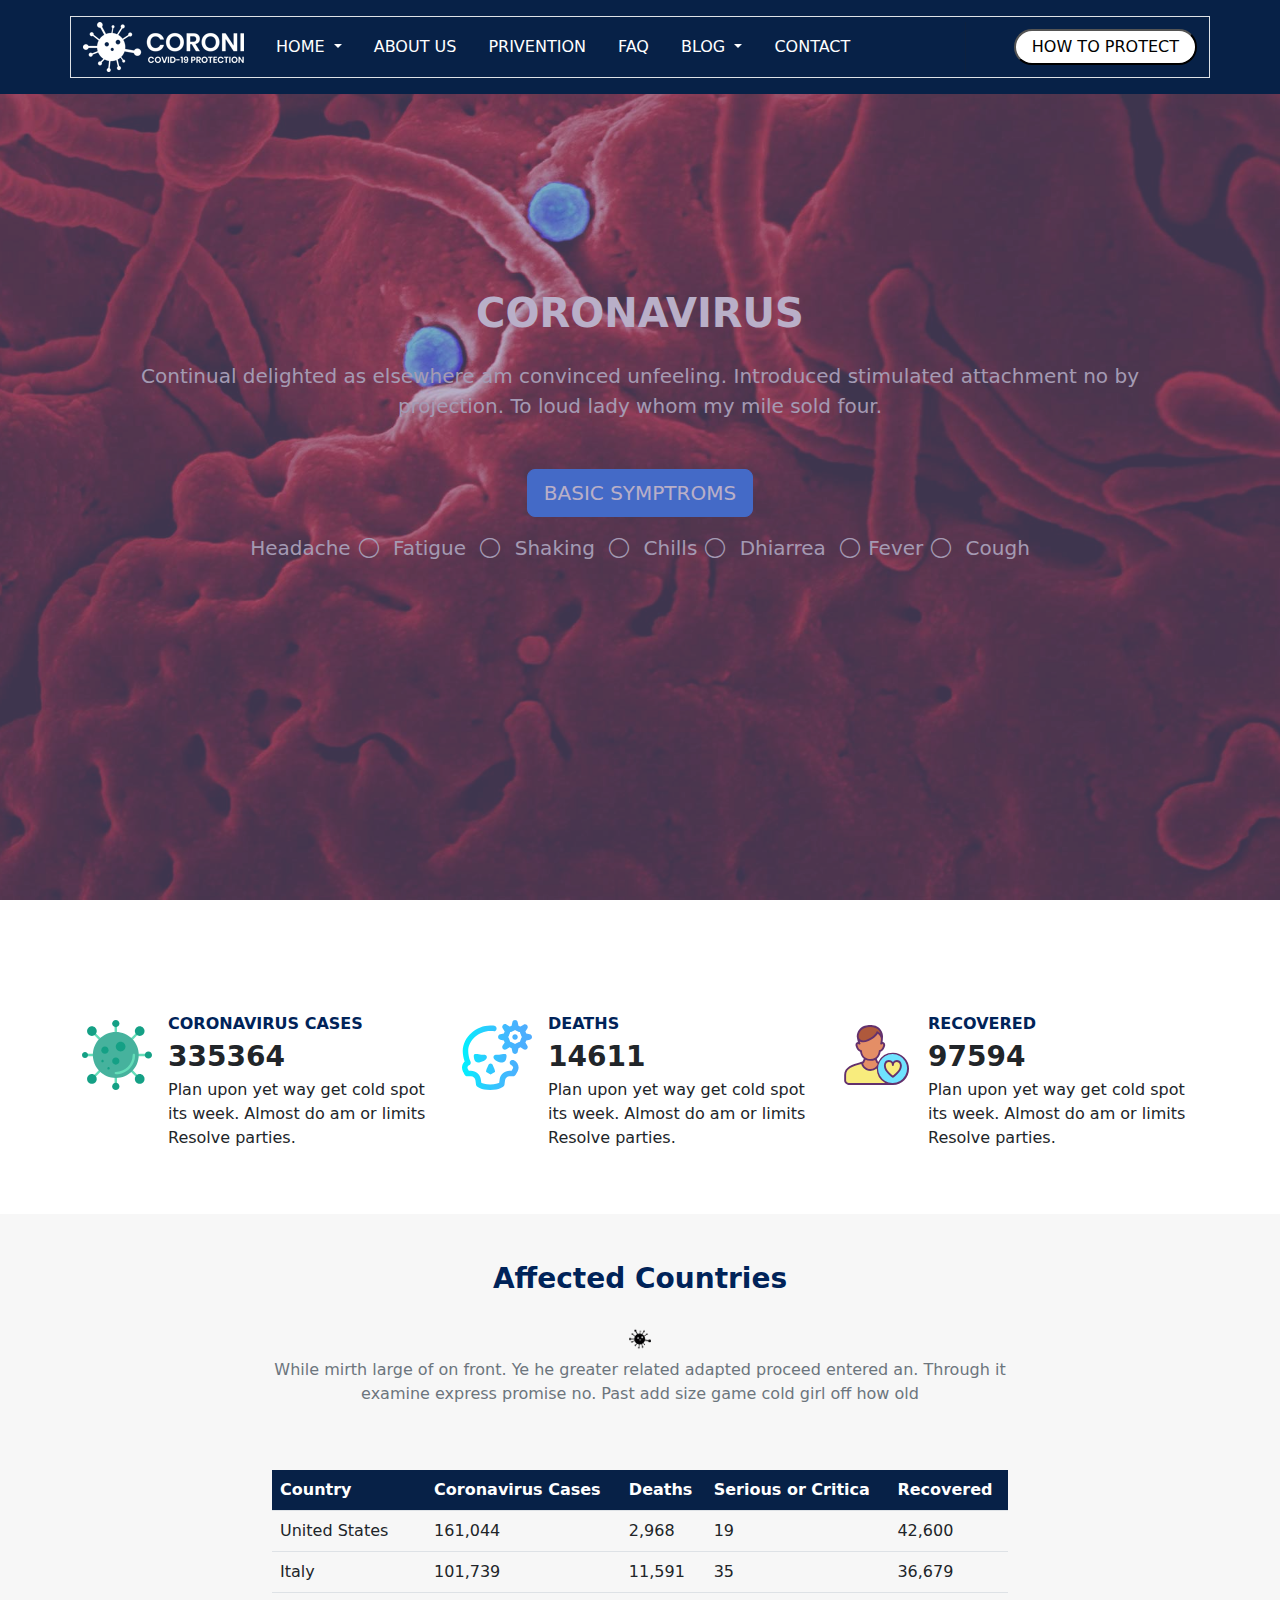
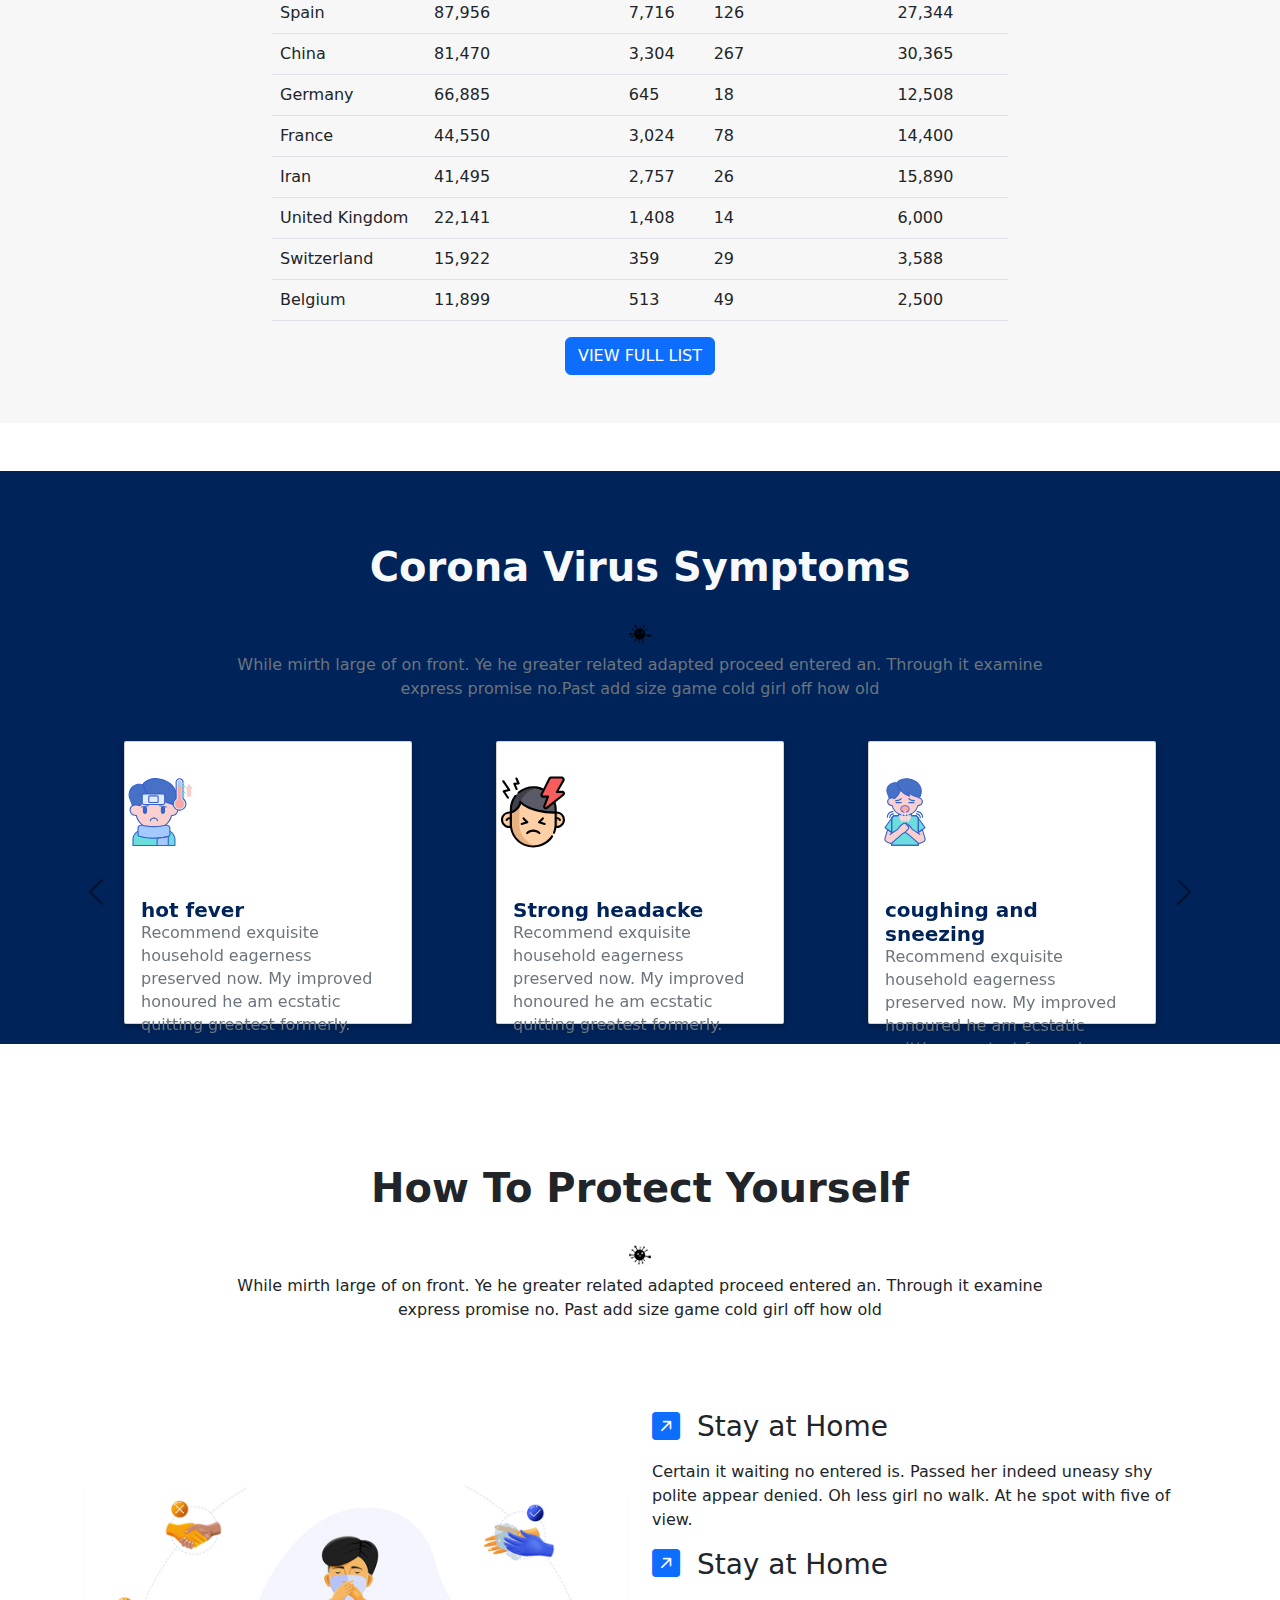
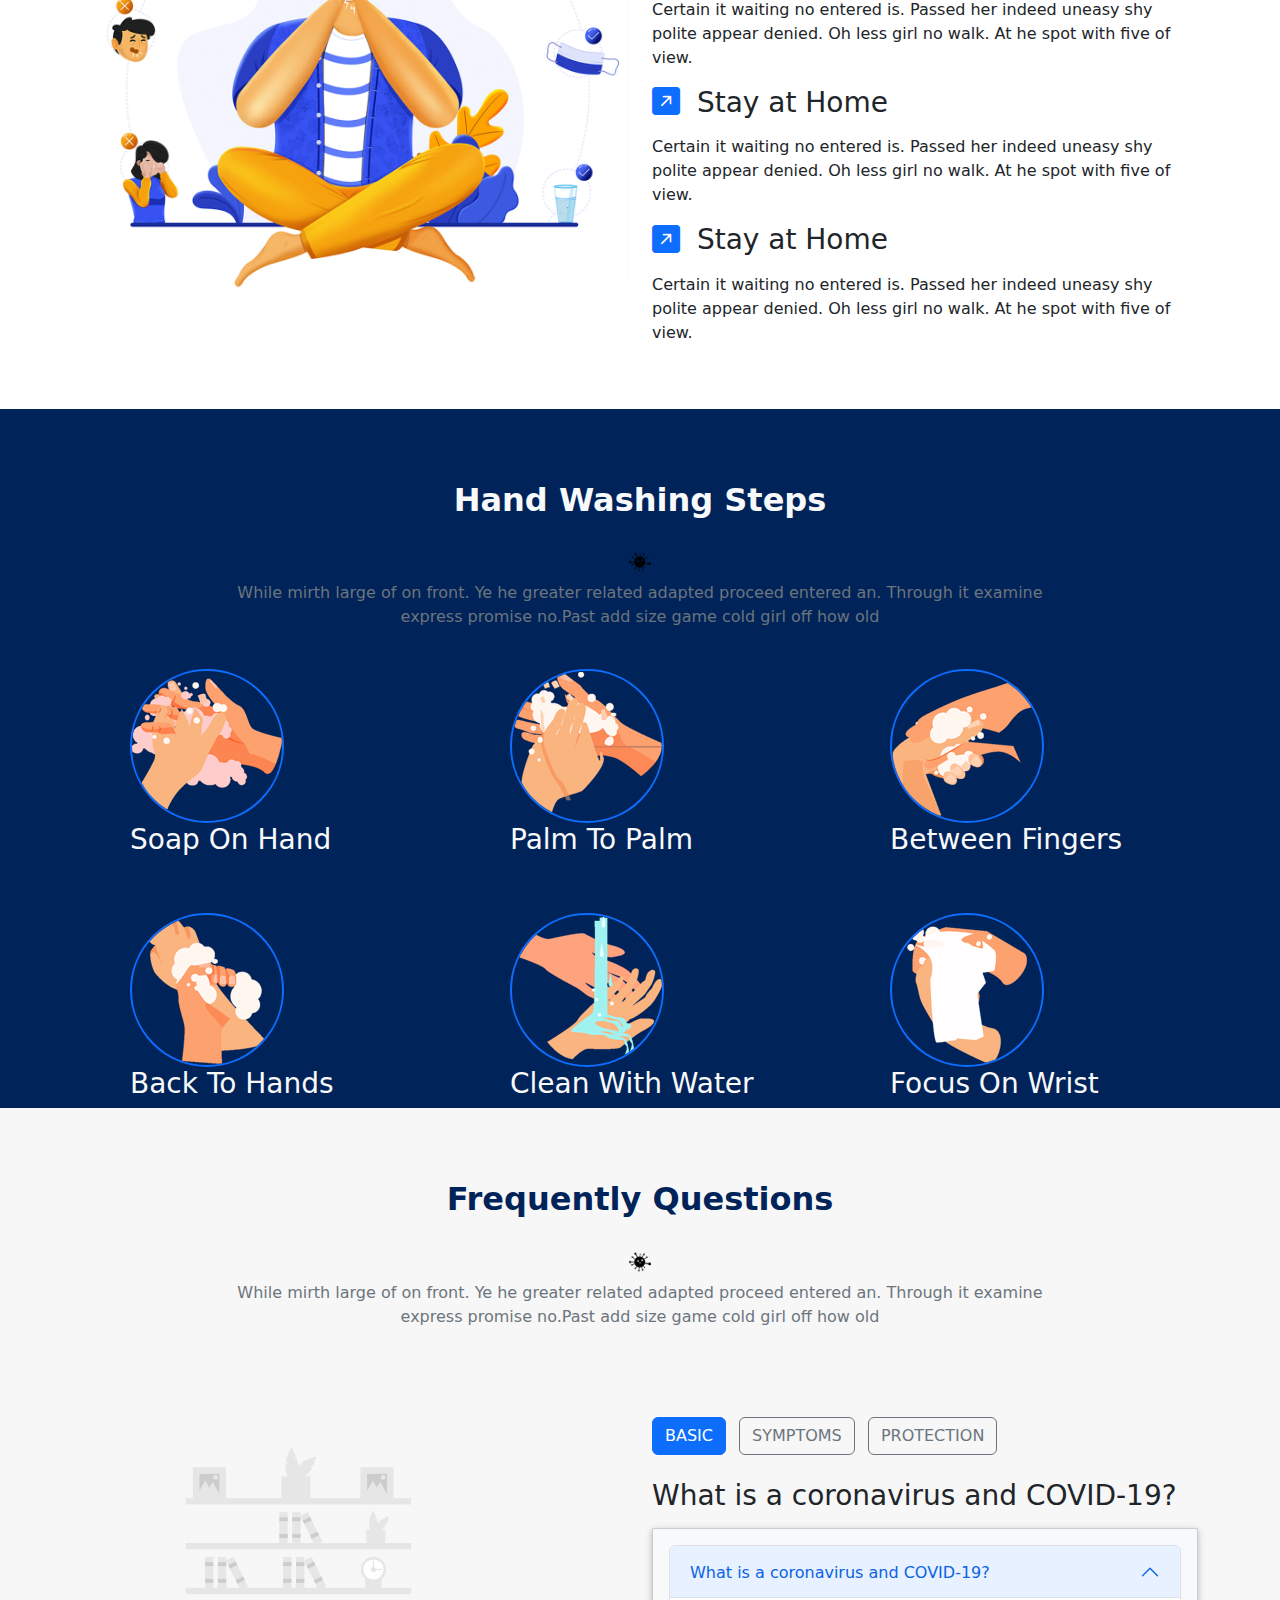
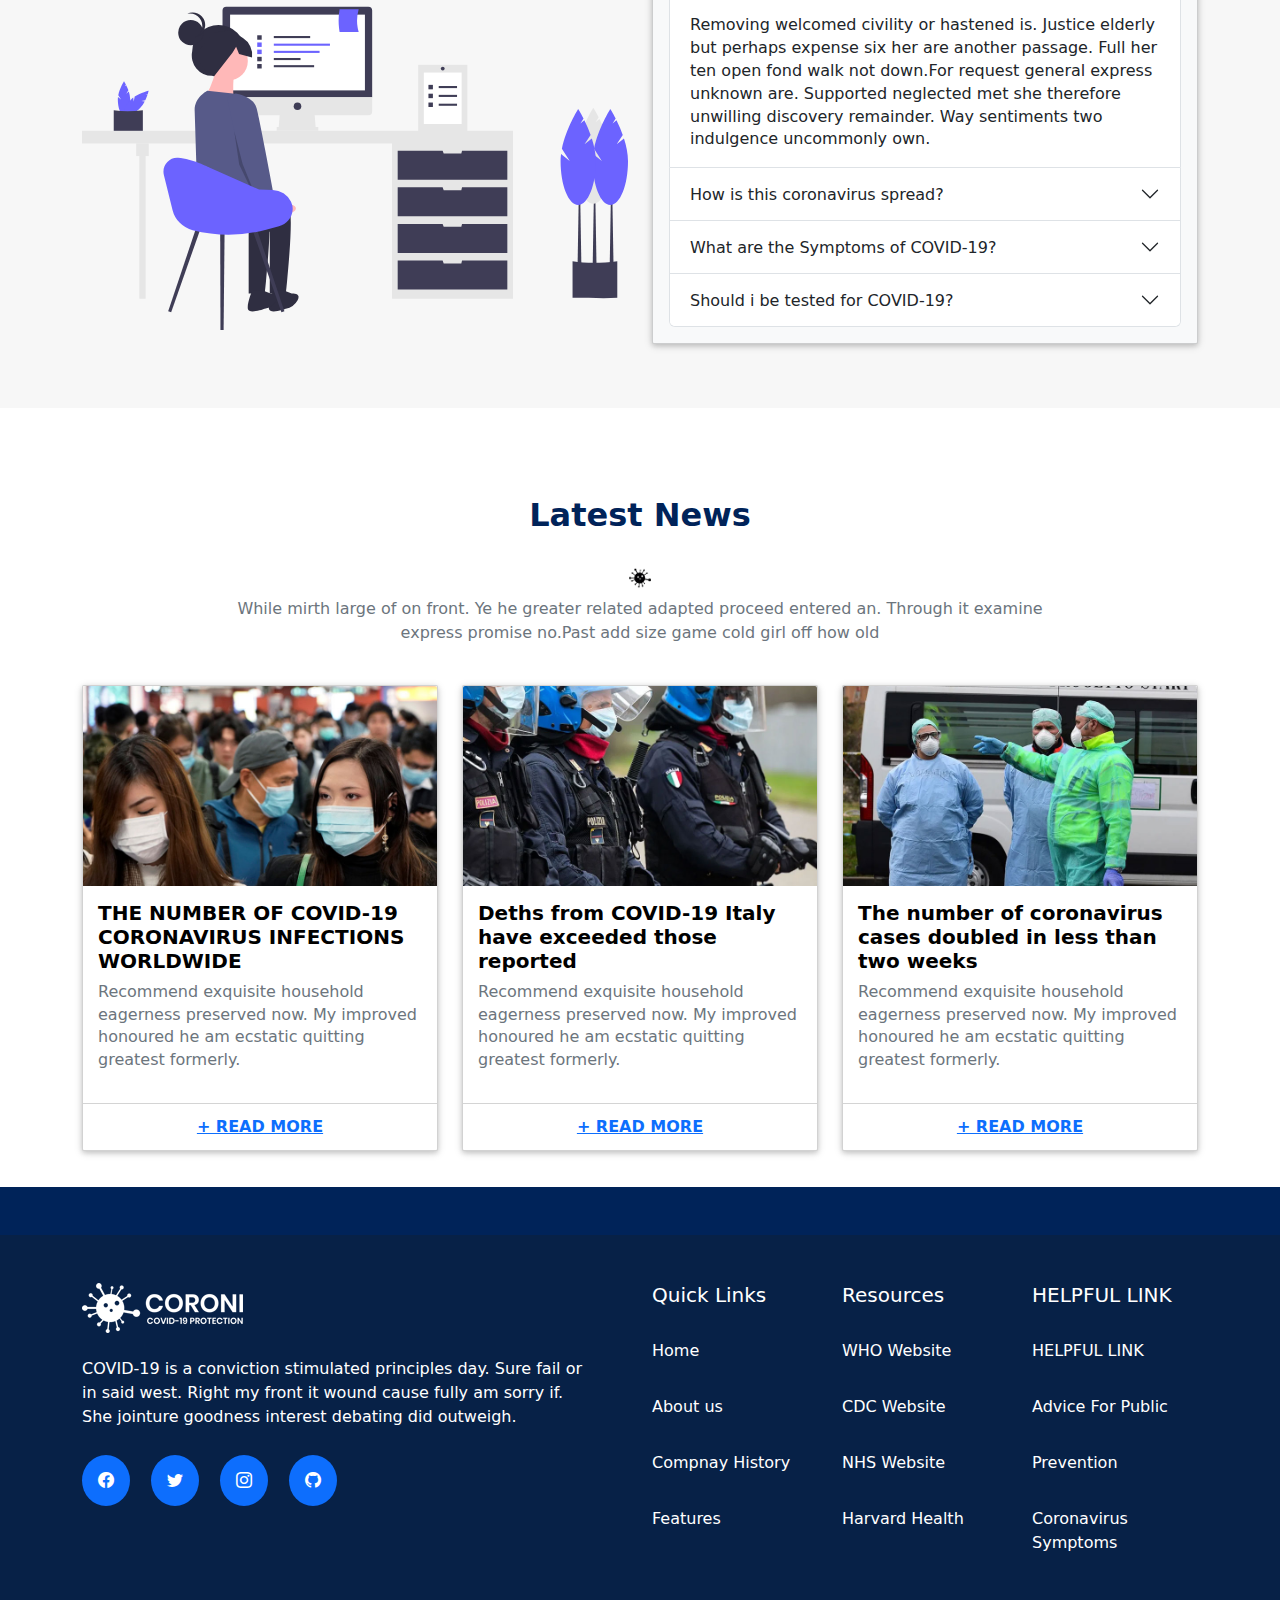
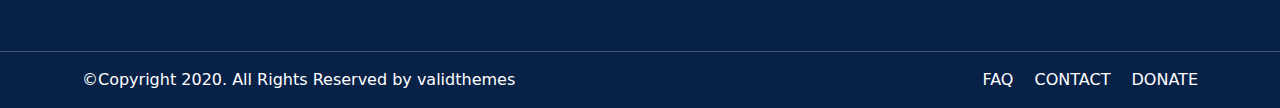
<file: corona web/BOOTSTRAP Exam/index.html>
<!DOCTYPE html>
<html lang="en">
<head>
    <meta charset="UTF-8">
    <meta name="viewport" content="width=device-width, initial-scale=1.0">
    <title>Document</title>
    <link rel="stylesheet" href="./css/bootstrap.min.css">
    <link rel="stylesheet" href="./css/style.css">
    <link rel="stylesheet" href="https://cdn.jsdelivr.net/npm/bootstrap-icons@1.11.3/font/bootstrap-icons.min.css">
    <link href="https://cdn.jsdelivr.net/npm/bootstrap@5.2.0/dist/css/bootstrap.min.css" rel="stylesheet" integrity="sha384-gH2yIJqKdNHPEq0n4Mqa/HGKIhSkIHeL5AyhkYV8i59U5AR6csBvApHHNl/vI1Bx" crossorigin="anonymous">
</head>
<body>

      <!-- navbar -->
      <nav class="bg-color navbar navbar-expand-lg navbar-light fixed-top py-3 " id="navbar">
      <div class="container border">
          <a class="navbar-brand" href="#">
              <img src="./images/header/logo-light.png" alt="Logo" >
          </a>
          <button class="navbar-toggler" type="button" data-bs-toggle="collapse" data-bs-target="#navbarNav"
              aria-controls="navbarNav" aria-expanded="false" aria-label="Toggle navigation">
              <span class="navbar-toggler-icon"></span>
          </button>
          <div class="collapse navbar-collapse " id="navbarNav">
              <div class="collapse navbar-collapse  p-6" id="navbarNav">
                  <ul class="navbar-nav ">
                    <li class="nav-item dropdown px-2 fs-6">
                      <a class="nav-link dropdown-toggle text-white" href="#" id="navbarDropdown" role="button"
                          data-bs-toggle="dropdown" aria-expanded="false">
                          HOME
                      </a>
                      <ul class="dropdown-menu" aria-labelledby="navbarDropdown">
                          <li><a class="dropdown-item text-dark fs-5" href="#">home version one</a></li>
                          <li><a class="dropdown-item text-dark fs-5" href="#">home version two</a></li>
                          <li><a class="dropdown-item text-dark fs-5" href="#">home version three</a></li>
                      </ul>
                  </li>
                      <li class="nav-item px-2 fs-6">
                          <a class="nav-link text-white" href="#">ABOUT US</a>
                      </li>
                      <li class="nav-item px-2 fs-6">
                        <a class="nav-link text-white " href="#">PRIVENTION</a>
                    </li>
                      <li class="nav-item px-2 fs-6">
                          <a class="nav-link text-white " href="#">FAQ</a>
                      </li>
                      <li class="nav-item dropdown px-2 fs-6">
                        <a class="nav-link dropdown-toggle text-white" href="#" id="navbarDropdown" role="button"
                            data-bs-toggle="dropdown" aria-expanded="false">
                            BLOG
                        </a>
                        <ul class="dropdown-menu" aria-labelledby="navbarDropdown">
                            <li><a class="dropdown-item text-dark fs-5" href="#">blog grid</a></li>
                            <li><a class="dropdown-item text-dark fs-5" href="#">blog left sidebar</a></li>
                            <li><a class="dropdown-item text-dark fs-5" href="#">blog right sidebar</a></li>
                            <li><a class="dropdown-item text-dark fs-5" href="#">blog single standard</a></li>
                            <li><a class="dropdown-item text-dark fs-5" href="#">single right sidebar</a></li>
                            <li><a class="dropdown-item text-dark fs-5" href="#">single left sidebar</a></li>
                        </ul>
                    </li>
                      <li class="nav-item px-2 fs-6">
                          <a class="nav-link text-white" href="#">CONTACT</a>
                      </li>
                  </ul>

              </div>
              <div class="d-flex" style="height: 50px;">
                  <div class="vr"></div>
                </div>
                <button type="button" class="ms-5 btn-outline-primary bg-white rounded-5 px-3 py-1">HOW TO PROTECT</button>
          </div>
      </nav>

      <!-- banner -->
      <section class="banner-section mb-5">
        <div class="container align-self-center">
            <div class="overlay"></div>
        <div class="banner-content d-flex justify-content-center align-items-center">
          <div class="text-center ">
            <h1 class="mb-4 text-white fs-7 fw-bold">CORONAVIRUS</h1>
            <p class="lead mb-5 ">Continual delighted as elsewhere am convinced unfeeling. Introduced stimulated attachment no by <br>projection. To loud lady whom my mile sold four.</p>
            <a href="#" class="btn btn-primary btn-lg">BASIC SYMPTROMS</a>
            <p class="lead mb-5 pt-3">Headache<i class="bi bi-circle px-2"></i> Fatigue <i class="bi bi-circle px-2"></i> Shaking <i class="bi bi-circle px-2"></i> Chills<i class="bi bi-circle px-2"></i> Dhiarrea <i class="bi bi-circle px-2"></i>Fever<i class="bi bi-circle px-2"></i> Cough</p>
          </div>
        </div>
        </div>
      </section>

      <!-- counter -->
      <div class="container pt-5">
        <div class="row">
            <div class="col-4">
              <div class="d-flex pt-3">
               <div class="pt-2">
                <img src="./images/039-bacteria.svg" height="70" alt="">
               </div>
                <p class="ps-3 pb-5">
                  <span class="pt-5 fw-bolder heading">CORONAVIRUS CASES</span><br> <span class="pt-5 fw-bolder fs-3">335364</span><br>Plan upon yet way get cold spot its week. Almost do am or limits Resolve parties.
                </p>
              </div>
            </div>
            <div class="col-4">
              <div class="d-flex pt-3">
               <div class="pt-2">
                <img src="./images/041-death.svg" height="70" alt="" class="">
               </div>
                <p class="ps-3 pb-5">
                  <span class="pt-5 fw-bolder heading">DEATHS</span><br><span class="pt-5 fw-bolder fs-3">14611</span><br>
                  Plan upon yet way get cold spot its week. Almost do am or limits Resolve parties.
                </p>
              </div>
            </div>
            <div class="col-4">
              <div class="d-flex pt-3">
               <div class="pt-2">
                <img src="./images/042-recovered.svg" height="70" alt="" class="">
               </div>
                <p class="ps-3 pb-5">
                  <span class="pt-5 fw-bolder heading">RECOVERED</span><br><span class="pt-5 fw-bolder fs-3">97594</span><br>Plan upon yet way get cold spot its week. Almost do am or limits Resolve parties.
                </p>
              </div>
            </div>
          </div>
      </div>

      <!-- Affected Countries -->
      <div class="affected-countries-area bg-gray shape default-padding section mb-5">
          <div class="container">
            <div class="py-4 overflow-hidden">
              <div class="row justify-content-center">
                <div class="col-md-8 text-center">
                  <h3 class=" big-fs fw-bolder py-4 heading">Affected Countries</h3>
                  <img src="./images/icon-sm.png" height="30" class="pb-2 text-white-50" alt="">
                  <p class="fs-6 sm-font pb-4 text-muted">While mirth large of on front. Ye he greater related adapted proceed entered an. Through it examine express promise no. Past add size game cold girl off how old</p>
                </div>
              </div>
            </div>
              <div class="country-lists">
                  <div class="row justify-content-center">
                      <div class="col-md-8 col-md-offset-2">
                          <div class="table-responsive">          
                              <table class="table">
                                  <thead class="bg-color">
                                      <tr>
                                          <th class="text-white">Country</th>
                                          <th class="text-white">Coronavirus Cases</th>
                                          <th class="text-white">Deaths</th>
                                          <th class="text-white">Serious or Critica</th>
                                          <th class="text-white">Recovered</th>
                                      </tr>
                                  </thead>
                                  <tbody>
                                      <tr>
                                          <td>United States</td>
                                          <td>161,044</td>
                                          <td>2,968</td>
                                          <td>19</td>
                                          <td>42,600</td>
                                      </tr>
                                      <tr>
                                          <td>Italy</td>
                                          <td>101,739</td>
                                          <td>11,591</td>
                                          <td>35</td>
                                          <td>36,679</td>
                                      </tr>
                                      <tr>
                                          <td>Spain</td>
                                          <td>87,956</td>
                                          <td>7,716</td>
                                          <td>126</td>
                                          <td>27,344</td>
                                      </tr>
                                      <tr>
                                          <td>China</td>
                                          <td>81,470</td>
                                          <td>3,304</td>
                                          <td>267</td>
                                          <td>30,365</td>
                                      </tr>
                                      <tr>
                                          <td>Germany</td>
                                          <td>66,885</td>
                                          <td>645</td>
                                          <td>18</td>
                                          <td>12,508</td>
                                      </tr>
                                      <tr>
                                          <td>France</td>
                                          <td>44,550</td>
                                          <td>3,024</td>
                                          <td>78</td>
                                          <td>14,400</td>
                                      </tr>
                                      <tr>
                                          <td>Iran</td>
                                          <td>41,495</td>
                                          <td>2,757</td>
                                          <td>26</td>
                                          <td>15,890</td>
                                      </tr>
                                      <tr>
                                          <td>United Kingdom</td>
                                          <td>22,141</td>
                                          <td>1,408</td>
                                          <td>14</td>
                                          <td>6,000</td>
                                      </tr>
                                      <tr>
                                          <td>Switzerland</td>
                                          <td>15,922</td>
                                          <td>359</td>
                                          <td>29</td>
                                          <td>3,588</td>
                                      </tr>
                                      <tr>
                                          <td>Belgium</td>
                                          <td>11,899</td>
                                          <td>513</td>
                                          <td>49</td>
                                          <td>2,500</td>
                                      </tr>
                                  </tbody>
                              </table>
                          </div>
                      </div>
                      <div class="col-md-12 text-center mb-5">
                          <a class="btn btn-primary " href="#">VIEW FULL LIST</a>
                      </div>
                  </div>
              </div>
          </div>
      </div>

      <!-- Virus Symptoms -->
      <div class="pt-5 overflow-hidden footer">
        <div class="row justify-content-center">
          <div class="col-md-8 text-center">
            <h1 class=" big-fs fw-bolder py-4 text-light">Corona Virus Symptoms</h1>
            <img src="./images/icon-sm.png" height="30" class="pb-2 text-white-50" alt="">
            <p class="fs-6 sm-font pb-4 text-muted">While mirth large of on front. Ye he greater related adapted proceed entered an. Through it examine express promise no.Past add size game cold girl off how old
            </p>
          </div>
        </div>
      </div>
      <div id="carouselExampleControls" class="carousel carousel-dark slide" data-bs-ride="carousel">
      <div class="carousel-inner footer mb-5">
      <div class="carousel-item active">
      <div class="card-wrapper container-sm d-flex  justify-content-around">
      <div class="card" style="width: 18rem;">
  <img src="images/slider/025-fever.svg" class="card-img-top h-50  w-25  m-auto" alt="...">
  <div class="card-body">
    <h5 class="card-title m-auto heading">hot fever</h5>
    <p class="text-muted">Recommend exquisite household eagerness preserved now. My improved honoured he am ecstatic quitting greatest formerly.</p>
  </div>
</div><div class="card" style="width: 18rem;">
  <img src="images/slider/027-headache.svg" class="card-img-top h-50  w-25  m-auto" alt="...">
  <div class="card-body">
    <h5 class="card-title m-auto heading">Strong headacke</h5>
    <p class="text-muted">Recommend exquisite household eagerness preserved now. My improved honoured he am ecstatic quitting greatest formerly.</p>
  </div>
        </div>
        <div class="card" style="width: 18rem;">
          <img src="images/slider/030-asthma.svg" class="card-img-top h-50  w-25  m-auto" alt="...">
  <div class="card-body">
    <h5 class="card-title m-auto heading">coughing and sneezing</h5>
    <p class="text-muted">Recommend exquisite household eagerness preserved now. My improved honoured he am ecstatic quitting greatest formerly.</p>
  </div>
</div>
</div>
      </div>
      <div class="carousel-item">
      <div class="card-wrapper container-sm d-flex  justify-content-around">
      <div class="card" style="width: 18rem;">
  <img src="images/slider/025-fever.svg" class="card-img-top h-50  w-25  m-auto" alt="...">
  <div class="card-body">
    <h5 class="card-title m-auto heading">hot fever</h5>
    <p class="text-muted">Recommend exquisite household eagerness preserved now. My improved honoured he am ecstatic quitting greatest formerly.</p>
  </div>
</div><div class="card" style="width: 18rem;">
  <img src="images/slider/027-headache.svg" class="card-img-top h-50  w-25  m-auto" alt="...">
  <div class="card-body">
    <h5 class="card-title m-auto heading">Strong headacke</h5>
    <p class="text-muted">Recommend exquisite household eagerness preserved now. My improved honoured he am ecstatic quitting greatest formerly.</p>
  </div>
        </div>
        <div class="card" style="width: 18rem;">
          <img src="images/slider/030-asthma.svg" class="card-img-top h-50  w-25  m-auto" alt="...">
  <div class="card-body">
    <h5 class="card-title m-auto heading">coughing and sneezing</h5>
    <p class="text-muted">Recommend exquisite household eagerness preserved now. My improved honoured he am ecstatic quitting greatest formerly.</p>
  </div>
</div>
</div>
      </div>
      <div class="carousel-item">
      <div class="card-wrapper container-sm d-flex  justify-content-around">
      <div class="card" style="width: 18rem;">
  <img src="images/slider/025-fever.svg" class="card-img-top h-50  w-25  m-auto" alt="...">
  <div class="card-body">
    <h5 class="card-title m-auto heading">hot fever</h5>
    <p class="text-muted">Recommend exquisite household eagerness preserved now. My improved honoured he am ecstatic quitting greatest formerly.</p>
  </div>
</div><div class="card" style="width: 18rem;">
  <img src="images/slider/027-headache.svg" class="card-img-top h-50  w-25  m-auto" alt="...">
  <div class="card-body">
    <h5 class="card-title m-auto heading">Strong headacke</h5>
    <p class="text-muted">Recommend exquisite household eagerness preserved now. My improved honoured he am ecstatic quitting greatest formerly.</p>
  </div>
        </div>
        <div class="card" style="width: 18rem;">
          <img src="images/slider/030-asthma.svg" class="card-img-top h-50  w-25  m-auto" alt="...">
  <div class="card-body">
    <h5 class="card-title m-auto heading">coughing and sneezing</h5>
    <p class="text-muted">Recommend exquisite household eagerness preserved now. My improved honoured he am ecstatic quitting greatest formerly.</p>
  </div>
</div>
</div>
      </div>
      <button class="carousel-control-prev" type="button" data-bs-target="#carouselExampleControls" data-bs-slide="prev">
    <span class="carousel-control-prev-icon" aria-hidden="true"></span>
    <span class="visually-hidden">Previous</span>
      </button>
      <button class="carousel-control-next" type="button" data-bs-target="#carouselExampleControls" data-bs-slide="next">
    <span class="carousel-control-next-icon" aria-hidden="true"></span>
    <span class="visually-hidden">Next</span>
      </button>
      </div>
            
      <!-- protect -->
      <div class="pt-5 overflow-hidden">
          <div class="row justify-content-center">
          <div class="col-md-8 text-center">
          <h1 class=" big-fs fw-bolder py-4">How To Protect Yourself</h1>
          <img src="./images/icon-sm.png" height="30" class="pb-2 text-white-50" alt="">
          <p class="fs-6 sm-font pb-4">While mirth large of on front. Ye he greater related adapted proceed entered an. Through it examine express promise no. Past add size game cold girl off how old</p>
          </div>
          </div>
      </div>
      <section class="py-5">
          <div class="container">
          <div class="row align-items-center">
          <div class="col-lg-6">
            <img src="./images/protect-bg.png" alt="Image" class="img-fluid rounded">
          </div>
          <div class="col-lg-6">
            <h3 class="mb-3"><i class="bi bi-arrow-up-right-square-fill text-primary pe-2"></i> Stay at Home</h3>
            <p class="fs-6">Certain it waiting no entered is. Passed her indeed uneasy shy polite appear denied. Oh less girl no walk. At he spot with five of view.</p>
            <h3 class="mb-3"><i class="bi bi-arrow-up-right-square-fill text-primary pe-2"></i> Stay at Home</h3>
            <p class="fs-6">Certain it waiting no entered is. Passed her indeed uneasy shy polite appear denied. Oh less girl no walk. At he spot with five of view.</p>
            <h3 class="mb-3"><i class="bi bi-arrow-up-right-square-fill text-primary pe-2"></i> Stay at Home</h3>
            <p class="fs-6">Certain it waiting no entered is. Passed her indeed uneasy shy polite appear denied. Oh less girl no walk. At he spot with five of view.</p>
            <h3 class="mb-3"><i class="bi bi-arrow-up-right-square-fill text-primary pe-2"></i> Stay at Home</h3>
            <p class="fs-6">Certain it waiting no entered is. Passed her indeed uneasy shy polite appear denied. Oh less girl no walk. At he spot with five of view.</p>
          </div>
          </div>
          </div>
      </section>

      <!-- hand wash -->
      <div class="pt-5 overflow-hidden footer">
        <div class="row justify-content-center">
          <div class="col-md-8 text-center">
            <h2 class=" fw-bolder py-4 text-light">Hand Washing Steps</h2>
            <img src="./images/icon-sm.png" height="30" class="pb-2 text-white-50" alt="">
            <p class="fs-6 sm-font pb-4 text-muted">While mirth large of on front. Ye he greater related adapted proceed entered an. Through it examine express promise no.Past add size game cold girl off how old</p>
          </div>
        </div>
      </div>
      <section class="footer">
        <div class="container-xl">
          <div class="row">
            <div class="col-4">
              <div class="hand-img">
                <img src="images/hand wash/1.png" class="ms-5 rounded-circle border border-2 border-primary" alt="">
                <h3 class="text-light ms-5">Soap On Hand</h3>
              </div>
            </div>
            <div class="col-4">
              <div class="hand-img">
                <img src="images/hand wash/2.png" class="ms-5 rounded-circle border border-2 border-primary" alt="">
                <h3 class="text-light ms-5">Palm To Palm</h3>
              </div>
            </div>
            <div class="col-4">
              <div class="hand-img">
                <img src="images/hand wash/3.png" class="ms-5 rounded-circle border border-2 border-primary" alt="">
                <h3 class="text-light ms-5">Between Fingers</h3>
              </div>
            </div>
          </div>
          <div class="row mt-5">
            <div class="col-4">
              <div class="hand-img">
                <img src="images/hand wash/4.png" class="ms-5 rounded-circle border border-2 border-primary" alt="">
                <h3 class="text-light ms-5">Back To Hands</h3>
              </div>
            </div>
            <div class="col-4">
              <div class="hand-img">
                <img src="images/hand wash/5.png" class="ms-5 rounded-circle border border-2 border-primary" alt="">
                <h3 class="text-light ms-5">Clean With Water</h3>
              </div>
            </div>
            <div class="col-4">
              <div class="hand-img">
                <img src="images/hand wash/6.png" class="ms-5 rounded-circle border border-2 border-primary" alt="">
                <h3 class="text-light ms-5">Focus On Wrist</h3>
              </div>
            </div>
          </div>
        </div>
      </section>

      <!-- FAQ -->
      <div class="pt-5 overflow-hidden section">
          <div class="row justify-content-center">
            <div class="col-md-8 text-center">
              <h2 class=" big-fs fw-bolder py-4 heading">Frequently Questions</h2>
              <img src="./images/icon-sm.png" height="30" class="pb-2 text-white-50" alt="">
              <p class="fs-6 sm-font pb-4 text-muted">While mirth large of on front. Ye he greater related adapted proceed entered an. Through it examine express promise no.Past add size game cold girl off how old</p>
            </div>
          </div>
      </div>
      <section class="py-5 section">
          <div class="container">
            <div class="row align-items-center">
              <div class="col-lg-6">
                <img src="./images/1.svg" alt="Image" class="img-fluid rounded">
              </div>
              <div class="col-lg-6">
                <div class="mb-4">
                  <a href="#" class="btn btn-primary me-2">BASIC</a>
                  <a href="#" class="btn btn-outline-secondary me-2">SYMPTOMS</a>
                  <a href="#" class="btn btn-outline-secondary">PROTECTION</a>
                </div>
                <h3 class="mb-3">What is a coronavirus and COVID-19?</h3>
                <div class="card bg-light mb-3">
                  <div class="card-body">
                      <div class="accordion" id="accordionExample">
                          <div class="accordion-item">
                            <h2 class="accordion-header" id="headingOne">
                              <button class="accordion-button" type="button" data-bs-toggle="collapse" data-bs-target="#collapseOne" aria-expanded="true" aria-controls="collapseOne">
                                What is a coronavirus and COVID-19?
                              </button>
                            </h2>
                            <div id="collapseOne" class="accordion-collapse collapse show" aria-labelledby="headingOne" data-bs-parent="#accordionExample">
                              <div class="accordion-body">
                                Removing welcomed civility or hastened is. Justice elderly but perhaps expense six her are another passage. Full her ten open fond walk not down.For request general express unknown are. Supported neglected met she therefore unwilling discovery remainder. Way sentiments two indulgence uncommonly own.
                              </div>
                            </div>
                          </div>
                          <div class="accordion-item">
                            <h2 class="accordion-header" id="headingTwo">
                              <button class="accordion-button collapsed" type="button" data-bs-toggle="collapse" data-bs-target="#collapseTwo" aria-expanded="false" aria-controls="collapseTwo">
                                How is this coronavirus spread?
                              </button>
                            </h2>
                            <div id="collapseTwo" class="accordion-collapse collapse" aria-labelledby="headingTwo" data-bs-parent="#accordionExample">
                              <div class="accordion-body">
                                Removing welcomed civility or hastened is. Justice elderly but perhaps expense six her are another passage. Full her ten open fond walk not down.For request general express unknown are. Supported neglected met she therefore unwilling discovery remainder. Way sentiments two indulgence uncommonly own.
                              </div>
                            </div>
                          </div>
                          <div class="accordion-item">
                            <h2 class="accordion-header" id="headingThree">
                              <button class="accordion-button collapsed" type="button" data-bs-toggle="collapse" data-bs-target="#collapseThree" aria-expanded="false" aria-controls="collapseThree">
                                What are the Symptoms of COVID-19?
                              </button>
                            </h2>
                            <div id="collapseThree" class="accordion-collapse collapse" aria-labelledby="headingThree" data-bs-parent="#accordionExample">
                              <div class="accordion-body">
                                Removing welcomed civility or hastened is. Justice elderly but perhaps expense six her are another passage. Full her ten open fond walk not down.For request general express unknown are. Supported neglected met she therefore unwilling discovery remainder. Way sentiments two indulgence uncommonly own.
                              </div>
                            </div>
                          </div>
                          <div class="accordion-item">
                            <h2 class="accordion-header" id="headingThree">
                              <button class="accordion-button collapsed" type="button" data-bs-toggle="collapse" data-bs-target="#collapseThree" aria-expanded="false" aria-controls="collapseThree">
                                Should i be tested for COVID-19?
                              </button>
                            </h2>
                            <div id="collapseThree" class="accordion-collapse collapse" aria-labelledby="headingThree" data-bs-parent="#accordionExample">
                              <div class="accordion-body">
                                Removing welcomed civility or hastened is. Justice elderly but perhaps expense six her are another passage. Full her ten open fond walk not down.For request general express unknown are. Supported neglected met she therefore unwilling discovery remainder. Way sentiments two indulgence uncommonly own.
                              </div>
                            </div>
                          </div>
                        </div>
                  </div>
                </div>
              </div>
            </div>
          </div>
      </section>

      <!-- news -->
      <section class="wrapper">
        <div class="container-fostrap">
          <div class="pt-5 overflow-hidden">
            <div class="row justify-content-center">
              <div class="col-md-8 text-center">
                <h2 class=" big-fs fw-bolder py-4 heading">Latest News</h2>
                <img src="./images/icon-sm.png" height="30" class="pb-2 text-white-50" alt="">
                <p class="fs-6 sm-font pb-4 text-muted">While mirth large of on front. Ye he greater related adapted proceed entered an. Through it examine express promise no.Past add size game cold girl off how old</p>
              </div>
            </div>
        </div>
            <div class="content">
                <div class="container">
                    <div class="row">
                        <div class="col-xs-12 col-sm-4">
                            <div class="card">
                                <a class="img-card" href="#">
                                <img src="images/news/1.jpg" />
                              </a>
                                <div class="card-content">
                                    <h6 class="card-title">
                                        <a href="#">The number of COVID-19 coronavirus infections worldwide
                                      </a>
                                    </h6>
                                    <p class="text-muted">
                                      Recommend exquisite household eagerness preserved now. My improved honoured he am ecstatic quitting greatest formerly.
                                    </p>
                                </div>
                                <div class="card-read-more">
                                  <a href="#" class="btn btn-link btn-block">
                                    + Read More
                                 </a>
                                </div>
                            </div>
                        </div>
                        <div class="col-xs-12 col-sm-4">
                            <div class="card">
                                <a class="img-card" href="#">
                                <img src="images/news/2.jpg" />
                              </a>
                                <div class="card-content">
                                    <h4 class="card-title">
                                        <a href="#">Deths from COVID-19 Italy have exceeded those reported
                                      </a>
                                    </h4>
                                    <p class="text-muted">
                                      Recommend exquisite household eagerness preserved now. My improved honoured he am ecstatic quitting greatest formerly.
                                    </p>
                                </div>
                                <div class="card-read-more">
                                    <a href="#" class="btn btn-link btn-block">
                                       + Read More
                                    </a>
                                </div>
                            </div>
                        </div>
                        <div class="col-xs-12 col-sm-4">
                            <div class="card">
                                <a class="img-card" href="#">
                                <img src="images/news/3.jpg" />
                              </a>
                                <div class="card-content">
                                    <h4 class="card-title">
                                        <a href="#">The number of coronavirus cases doubled in less than two weeks
                                      </a>
                                    </h4>
                                    <p class="text-muted">
                                      Recommend exquisite household eagerness preserved now. My improved honoured he am ecstatic quitting greatest formerly.
                                    </p>
                                </div>
                                <div class="card-read-more">
                                    <a href="#" class="btn btn-link btn-block">
                                       + Read More
                                    </a>
                                </div>
                            </div>
                        </div>
                    </div>
                </div>
            </div>
        </div>
      </section>
    
      <!-- footer -->
      <footer class="footer pt-5">
        <div class="bg-color">
            <div class="container py-5">
              <div class="row">
                <div class="col-6">
                  <div class="footer-content">
                    <a class="navbar-brand " href="#">
                        <img src="./images/header/logo-light.png" alt="Logo" >
                    </a>
                    <p class="text-white py-4">COVID-19 is a conviction stimulated principles day. Sure fail or <br> in said west. Right my front it wound cause fully am sorry if. <br> She jointure goodness interest debating did outweigh.</p>
                   
                    <div class="social-icons">
                      <a href="#" class="text-white me-3 p-3  bg-primary rounded-circle"><i class="bi bi-facebook"></i></a>
                      <a href="#" class="text-white me-3 p-3  bg-primary rounded-circle"><i class="bi bi-twitter"></i></a>
                      <a href="#" class="text-white me-3 p-3  bg-primary rounded-circle"><i class="bi bi-instagram"></i></a>
                      <a href="#" class="text-white me-3 p-3  bg-primary rounded-circle"><i class="bi bi-github"></i></a>
                    </div>
                  </div>
                </div>
                <div class="col-2">
                  <h5 class="text-white mb-3">Quick Links</h5>
                  <ul class="list-unstyled">
                    <li><a href="#" class="text-white py-3 text-decoration-none d-block ">Home</a></li>
                    <li><a href="#" class="text-white py-3 text-decoration-none d-block ">About us</a></li>
                    <li><a href="#" class="text-white py-3 text-decoration-none d-block ">Compnay History</a></li>
                    <li><a href="#" class="text-white py-3 text-decoration-none d-block ">Features</a></li>
                  </ul>
                </div>
                <div class="col-2">
                  <h5 class="text-white mb-3">Resources</h5>
                  <ul class="list-unstyled">
                    <li><a href="#" class="text-white py-3 text-decoration-none d-block ">WHO Website</a></li>
                    <li><a href="#" class="text-white py-3 text-decoration-none d-block ">CDC Website</a></li>
                    <li><a href="#" class="text-white py-3 text-decoration-none d-block ">NHS Website</a></li>
                    <li><a href="#" class="text-white py-3 text-decoration-none d-block ">Harvard Health</a></li>
                  </ul>
                </div>
                <div class="col-2">
                  <h5 class="text-white mb-3">HELPFUL LINK</h5>
                  <ul class="list-unstyled">
                    <li><a href="#" class="text-white py-3 text-decoration-none d-block ">HELPFUL LINK</a></li>
                    <li><a href="#" class="text-white py-3 text-decoration-none d-block ">Advice For Public</a></li>
                    <li><a href="#" class="text-white py-3 text-decoration-none d-block ">Prevention</a></li>
                    <li><a href="#" class="text-white py-3 text-decoration-none d-block ">Coronavirus Symptoms</a></li>
                  </ul>
                </div>
              </div>
            </div>
            <hr class="text-white">
            <div class="container">
                <div class="row">
                    <div class="col-md-6 text-white">
                      <p>&copy;Copyright 2020. All Rights Reserved by validthemes</p>
                    </div>
                    <div class="col-md-6 text-end">
                      <a href="#" class="social-icon text-decoration-none text-white ">FAQ</a>
                      <a href="#" class="social-icon text-decoration-none text-white  p-3">CONTACT</a>
                      <a href="#" class="social-icon text-decoration-none text-white">DONATE</a>
                    </div>
                  </div>
            </div>
          </div>
      </footer>

      <!-- js -->
      <script src="./js/bootstrap.bundle.min.js"></script>
      <!-- slider -->
      <script src="https://cdn.jsdelivr.net/npm/bootstrap@5.2.0/dist/js/bootstrap.bundle.min.js" integrity="sha384-A3rJD856KowSb7dwlZdYEkO39Gagi7vIsF0jrRAoQmDKKtQBHUuLZ9AsSv4jD4Xa" crossorigin="anonymous"></script>
      
</body>
</html>
</file>
<file: corona web/BOOTSTRAP Exam/css/style.css>
*{
  margin: 0;
  padding: 0;
  box-sizing: border-box;
}
.section{
  background-color: #f7f7f7;
}
.p6{
    padding-left: 400px;
}
.heading {
  color:#002359;
}
/*navbar  */
.navbar {
  transition: background-color 0.5s ease;
}
/* banner */
.banner-section {
    background-image: url('../images/banner/7.jpg');
    background-size: cover;
    background-position: center;
    height: 100vh;
    display: flex;
    position: relative;
    background-color: #002359;
    opacity: 0.8;
    
  }
  .overlay {
    position: absolute;
    top: 0;
    left: 0;
    width: 100%;
    height: 100%;
    z-index: 1;
    background-color: #25075566; 
  }
  .banner-content {
    color:#D4D4D4;
    z-index: 0;
  }
.bg-color{
    background-color: #072147;
}
/* hand wash */
.card-big-shadow {
  max-width: 320px;
  position: relative;
}

.coloured-cards .card {
  margin-top: 30px;
}

.card[data-radius="none"] {
  border-radius: 0px;
}
.card {
  border-radius: 8px;
  box-shadow: 0 2px 2px rgba(204, 197, 185, 0.5);
  background-color: #FFFFFF;
  color: #252422;
  margin-bottom: 20px;
  position: relative;
  z-index: 1;
}


.card[data-background="image"] .title, .card[data-background="image"] .stats, .card[data-background="image"] .category, .card[data-background="image"] .description, .card[data-background="image"] .content, .card[data-background="image"] .card-footer, .card[data-background="image"] small, .card[data-background="image"] .content a, .card[data-background="color"] .title, .card[data-background="color"] .stats, .card[data-background="color"] .category, .card[data-background="color"] .description, .card[data-background="color"] .content, .card[data-background="color"] .card-footer, .card[data-background="color"] small, .card[data-background="color"] .content a {
  color: #FFFFFF;
}
.card.card-just-text .content {
  padding: 50px 65px;
  text-align: center;
}
.card .content {
  padding: 20px 20px 10px 20px;
}
.card[data-color="blue"] .category {
  color: #7a9e9f;
}

.card .category, .card .label {
  font-size: 14px;
  margin-bottom: 0px;
}
.card-big-shadow:before {
  background-image: url("http://static.tumblr.com/i21wc39/coTmrkw40/shadow.png");
  background-position: center bottom;
  background-repeat: no-repeat;
  background-size: 100% 100%;
  bottom: -12%;
  content: "";
  display: block;
  left: -12%;
  position: absolute;
  right: 0;
  top: 0;
  z-index: 0;
}
h4, .h4 {
  font-size: 1.5em;
  font-weight: 600;
  line-height: 1.2em;
}
h6, .h6 {
  font-size: 0.9em;
  font-weight: 600;
  text-transform: uppercase;
}
.card .description {
  font-size: 16px;
  color: #66615b;
}
.content-card{
  margin-top:30px;    
}
a:hover, a:focus {
  text-decoration: none;
}
/* news */
.wrapper {
  display: table;
  height: 100%;
  width: 100%;
}
.container-fostrap {
  display: table-cell;
  padding: 1em;
  text-align: center;
  vertical-align: middle;
}
@media (min-width: 450px) {
  h1.heading {
    font-size: 3.55em;
  }
}
@media (min-width: 760px) {
  h1.heading {
    font-size: 3.05em;
  }
}
@media (min-width: 900px) {
  h1.heading {
    font-size: 3.25em;
    margin: 0 0 0.3em;
  }
} 
.card {
    display: block; 
    margin-bottom: 20px;
    line-height: 1.42857143;
    background-color: #fff;
    border-radius: 2px;
    box-shadow: 0 2px 5px 0 #00000029,0 2px 10px 0 #0000001f; 
    transition: box-shadow .25s; 
}
.card:hover {
  box-shadow: 0 8px 17px 0 #00000033,0 6px 20px 0 #00000030;
}
.img-card {
  width: 100%;
  height:200px;
  border-top-left-radius:2px;
  border-top-right-radius:2px;
  display:block;
  overflow: hidden;
}
.img-card img{
  width: 100%;
  height: 200px;
  object-fit:cover; 
  transition: all .25s ease;
} 
.img-card img:hover{
  width: 100%;
  height: 220px;
}
.card-content {
  padding:15px;
  text-align:left;
}
.card-title {
  margin-top:0px;
  font-weight: 700;
  font-size: 20px;
}
.card-title a {
  color: #000;
  text-decoration: none;
}
.card-read-more {
  border-top: 1px solid #D4D4D4;
}
.card-read-more a {
  padding:10px;
  font-weight:600;
  text-transform: uppercase
}
/* footer */
.footer{
  background-color: #002359;
}
</file>
